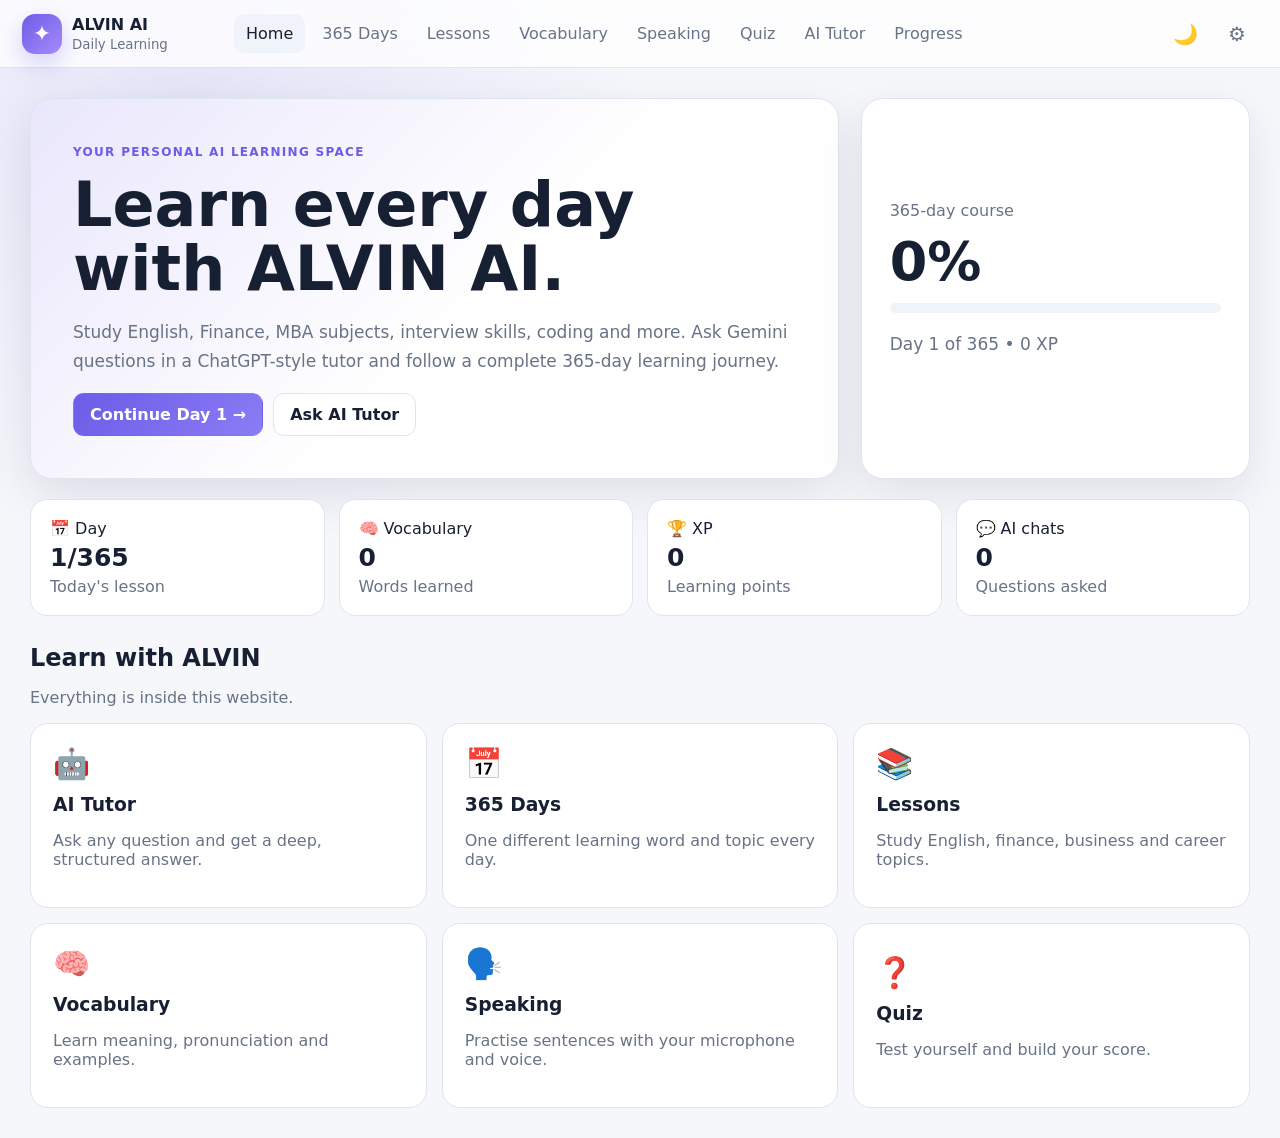
<file: index.html>
<!DOCTYPE html>
<html lang="en">
<head>
  <meta charset="UTF-8">
  <meta name="viewport" content="width=device-width, initial-scale=1.0">
  <meta name="theme-color" content="#0b1020">
  <title>ALVIN AI — Daily Learning</title>
  <link rel="stylesheet" href="style.css">
</head>
<body>
  <div id="app"></div>

  <div id="toast" class="toast"></div>

  <div id="settingsModal" class="modal hidden">
    <div class="modal-card">
      <button class="modal-close" id="closeSettings">×</button>
      <div class="modal-title">
        <div class="logo small">✦</div>
        <div>
          <h2>Gemini AI Settings</h2>
          <p>Connect your own Gemini API key.</p>
        </div>
      </div>

      <div class="warning">
        <strong>Important:</strong> Do not paste a private or company API key into a public GitHub repository.
        This static GitHub Pages version stores the key only in this browser's local storage. For a public app,
        use a server-side secret instead.
      </div>

      <label for="apiKey">Gemini API key</label>
      <div class="key-row">
        <input id="apiKey" type="password" placeholder="Paste your Gemini API key">
        <button class="icon-btn" id="toggleKey">Show</button>
      </div>

      <label for="modelSelect">Gemini model</label>
      <select id="modelSelect">
        <option value="gemini-3.7-flash">Gemini 3.7 Flash</option>
        <option value="gemini-3.6-flash">Gemini 3.6 Flash</option>
        <option value="gemini-3.5-flash">Gemini 3.5 Flash</option>
      </select>

      <label class="check-row">
        <input id="webSearch" type="checkbox">
        <span><strong>Google Search grounding</strong><small>Use current web information when supported by your API account.</small></span>
      </label>

      <div class="settings-actions">
        <button class="btn ghost" id="removeKey">Remove key</button>
        <button class="btn primary" id="saveSettings">Save & Test</button>
      </div>
      <p class="settings-status" id="settingsStatus"></p>
    </div>
  </div>

  <script src="script.js"></script>
</body>
</html>
</file>
<file: style.css>
*{box-sizing:border-box}
:root{
  --bg:#f5f7fb;--panel:#fff;--panel2:#f0f3f9;--text:#172033;--muted:#687386;
  --line:#dfe5ef;--primary:#6c5ce7;--primary2:#8b7cf6;--shadow:0 16px 45px rgba(28,36,58,.10);
  --user:#e9e5ff;--ai:#fff;--danger:#d64545;--good:#1f9d68
}
*{scrollbar-width:thin}
body.dark{
  --bg:#080c16;--panel:#111827;--panel2:#182133;--text:#f4f7ff;--muted:#9da8bb;
  --line:#273247;--user:#30265d;--ai:#111827;--shadow:0 18px 55px rgba(0,0,0,.30)
}
body{margin:0;background:radial-gradient(circle at 15% 10%,rgba(108,92,231,.12),transparent 30%),var(--bg);color:var(--text);font-family:Inter,system-ui,-apple-system,Segoe UI,Roboto,Arial,sans-serif}
button,input,textarea,select{font:inherit}
button{cursor:pointer}
.app-shell{min-height:100vh}
.topbar{height:68px;display:flex;align-items:center;gap:22px;padding:0 22px;border-bottom:1px solid var(--line);background:rgba(255,255,255,.78);backdrop-filter:blur(18px);position:sticky;top:0;z-index:20}
body.dark .topbar{background:rgba(8,12,22,.78)}
.brand{display:flex;align-items:center;gap:10px;min-width:190px}
.logo{width:40px;height:40px;border-radius:13px;display:grid;place-items:center;background:linear-gradient(135deg,var(--primary),#a78bfa);color:white;font-size:22px;box-shadow:0 9px 25px rgba(108,92,231,.28)}
.logo.small{width:38px;height:38px}
.brand strong{display:block;font-size:16px}.brand small{color:var(--muted)}
.nav{display:flex;gap:5px;flex:1;overflow:auto}
.nav button,.top-action{border:0;background:transparent;color:var(--muted);padding:10px 12px;border-radius:10px;white-space:nowrap}
.nav button:hover,.nav button.active,.top-action:hover{background:var(--panel2);color:var(--text)}
.top-actions{display:flex;gap:6px}
.top-action{font-size:20px}
.layout{display:flex;min-height:calc(100vh - 68px)}
.sidebar{width:245px;border-right:1px solid var(--line);padding:20px 14px;background:rgba(255,255,255,.35)}
body.dark .sidebar{background:rgba(0,0,0,.08)}
.side-label{font-size:11px;font-weight:800;letter-spacing:1.2px;color:var(--muted);margin:18px 10px 8px}
.side-btn{width:100%;border:0;background:transparent;color:var(--muted);padding:12px 13px;text-align:left;border-radius:11px;margin:2px 0}
.side-btn:hover,.side-btn.active{background:var(--panel2);color:var(--text)}
.main{flex:1;min-width:0}
.container{max-width:1300px;margin:auto;padding:30px}
.hero{display:grid;grid-template-columns:1.35fr .65fr;gap:22px;align-items:stretch}
.hero-main,.hero-card,.card{background:var(--panel);border:1px solid var(--line);box-shadow:var(--shadow);border-radius:22px}
.hero-main{padding:42px;background:linear-gradient(135deg,rgba(108,92,231,.15),transparent 55%),var(--panel)}
.eyebrow{font-size:12px;font-weight:800;letter-spacing:1.3px;color:var(--primary)}
.hero h1{font-size:clamp(32px,5vw,62px);line-height:1.03;margin:13px 0}
.hero p{color:var(--muted);font-size:17px;line-height:1.7;max-width:720px}
.hero-card{padding:28px;display:flex;flex-direction:column;justify-content:center}
.big{font-size:54px;font-weight:900;margin:10px 0}
.progress{height:10px;border-radius:99px;background:var(--panel2);overflow:hidden}
.progress i{display:block;height:100%;background:linear-gradient(90deg,var(--primary),#a78bfa);border-radius:inherit}
.row{display:flex;gap:10px;flex-wrap:wrap;align-items:center}
.btn{border:1px solid var(--line);border-radius:11px;padding:11px 16px;font-weight:750}
.btn.primary{background:linear-gradient(135deg,var(--primary),var(--primary2));color:#fff;border-color:transparent}
.btn.secondary,.btn.ghost{background:var(--panel);color:var(--text)}
.btn.danger{background:#fff0f0;color:var(--danger);border-color:#ffd1d1}
body.dark .btn.danger{background:#351c22}
.btn:disabled{opacity:.45;cursor:not-allowed}
.stats{display:grid;grid-template-columns:repeat(4,1fr);gap:14px;margin:20px 0}
.stat{padding:19px;border:1px solid var(--line);border-radius:17px;background:var(--panel)}
.stat strong{display:block;font-size:25px;margin:5px 0}.muted{color:var(--muted)}
.section{margin-top:28px}.section h2{margin-bottom:5px}
.grid{display:grid;grid-template-columns:repeat(3,1fr);gap:15px}
.feature{padding:22px;text-align:left;border:1px solid var(--line);background:var(--panel);border-radius:18px;color:var(--text)}
.feature:hover{transform:translateY(-2px);box-shadow:var(--shadow)}
.feature .ico{font-size:30px;margin-bottom:13px}.feature h3{margin:0 0 7px}
.card{padding:22px}
.lesson-grid{display:grid;grid-template-columns:1.6fr .7fr;gap:18px}
.word-card{max-width:850px}.word{font-size:52px;font-weight:900;margin:5px 0}.phonetic{color:var(--primary);font-weight:700}
.example{padding:15px;border-left:4px solid var(--primary);background:var(--panel2);border-radius:9px;margin:16px 0}
.day-grid{display:grid;grid-template-columns:repeat(10,1fr);gap:7px}
.day{padding:9px 4px;border:1px solid var(--line);border-radius:9px;background:var(--panel);color:var(--text)}
.day.active{background:var(--primary);color:white}.day.done{border-color:var(--good)}
.ai-layout{display:grid;grid-template-columns:235px minmax(0,1fr);height:calc(100vh - 68px)}
.ai-side{border-right:1px solid var(--line);padding:14px;background:var(--panel)}
.ai-side .side-btn{font-size:13px}
.ai-main{min-width:0;display:flex;flex-direction:column;background:var(--bg)}
.ai-head{display:flex;justify-content:space-between;align-items:center;padding:16px 22px;border-bottom:1px solid var(--line);background:var(--panel)}
.ai-head h1{font-size:20px;margin:0}.status{font-size:12px;color:var(--muted)}
.status.online{color:var(--good)}
.chat{flex:1;overflow:auto;padding:24px;max-width:1000px;width:100%;margin:auto}
.empty{text-align:center;padding:8vh 20px}.empty .logo{margin:auto;width:64px;height:64px;font-size:30px}
.starters{display:grid;grid-template-columns:repeat(2,1fr);gap:10px;margin-top:24px}
.starter{padding:15px;text-align:left;border:1px solid var(--line);border-radius:15px;background:var(--panel);color:var(--text)}
.starter strong{display:block;margin-bottom:4px}
.message{display:flex;gap:12px;margin:0 auto 22px;max-width:900px}
.message.user{justify-content:flex-end}.avatar{width:34px;height:34px;flex:0 0 34px;border-radius:50%;display:grid;place-items:center;background:var(--panel2);font-size:13px;font-weight:800}
.message.user .avatar{order:2;background:var(--primary);color:#fff}
.bubble{max-width:82%;padding:15px 17px;border:1px solid var(--line);border-radius:17px;background:var(--ai);line-height:1.65;overflow-wrap:anywhere}
.message.user .bubble{background:var(--user)}
.bubble h2,.bubble h3{margin:12px 0 5px}.bubble p{margin:7px 0}.bubble ul{padding-left:22px}.bubble pre{background:#0a0e17;color:#f5f7ff;padding:14px;border-radius:12px;overflow:auto}
.composer-wrap{border-top:1px solid var(--line);background:var(--panel);padding:13px 20px}
.mode-row{display:flex;gap:7px;max-width:1000px;margin:0 auto 9px;overflow:auto}
.mode{border:1px solid var(--line);background:var(--panel2);color:var(--muted);border-radius:999px;padding:7px 11px;white-space:nowrap}
.mode.active{background:var(--primary);color:#fff;border-color:var(--primary)}
.composer{max-width:1000px;margin:auto;display:flex;gap:8px;align-items:flex-end}
.composer textarea{flex:1;resize:none;min-height:48px;max-height:150px;border:1px solid var(--line);background:var(--panel2);color:var(--text);border-radius:15px;padding:13px 14px;outline:none}
.circle{width:48px;height:48px;border-radius:50%;border:1px solid var(--line);background:var(--panel2);color:var(--text)}
.circle.send{background:var(--primary);color:#fff;border-color:var(--primary)}
.attach{display:none}
.note{max-width:1000px;margin:7px auto 0;font-size:11px;color:var(--muted)}
.quiz-options{display:grid;gap:10px}.quiz-option{padding:13px;text-align:left;border:1px solid var(--line);border-radius:12px;background:var(--panel);color:var(--text)}
.quiz-option.correct{border-color:#31a66f;background:#eaf9f2}.quiz-option.wrong{border-color:#dc6060;background:#fff0f0}
body.dark .quiz-option.correct{background:#163126}.body.dark .quiz-option.wrong{background:#351c22}
.table{width:100%;border-collapse:collapse}.table th,.table td{border:1px solid var(--line);padding:10px;text-align:left}
.modal{position:fixed;inset:0;background:rgba(0,0,0,.62);display:grid;place-items:center;padding:18px;z-index:100}
.modal.hidden{display:none}.modal-card{width:min(650px,100%);background:var(--panel);border:1px solid var(--line);border-radius:22px;padding:25px;position:relative;box-shadow:0 30px 100px rgba(0,0,0,.35)}
.modal-close{position:absolute;right:14px;top:12px;border:0;background:transparent;color:var(--muted);font-size:28px}
.modal-title{display:flex;gap:12px;align-items:center}.modal-title h2{margin:0}.modal-title p{margin:3px 0;color:var(--muted)}
.modal-card label:not(.check-row){display:block;font-weight:750;margin:17px 0 7px}
.modal-card input,.modal-card select{width:100%;border:1px solid var(--line);background:var(--panel2);color:var(--text);padding:12px;border-radius:11px;outline:none}
.key-row{display:flex;gap:7px}.key-row input{flex:1}.icon-btn{border:1px solid var(--line);background:var(--panel2);color:var(--text);border-radius:11px;padding:0 14px}
.warning{padding:12px;border-radius:12px;background:#fff6df;color:#705315;font-size:13px;line-height:1.5;margin:16px 0}
body.dark .warning{background:#332b18;color:#e8d48c}
.check-row{display:flex!important;gap:10px;align-items:flex-start;margin-top:16px!important}.check-row input{width:auto!important;margin-top:4px}.check-row small{display:block;color:var(--muted);font-weight:400;margin-top:3px}
.settings-actions{display:flex;justify-content:space-between;gap:8px;margin-top:20px}.settings-status{min-height:20px;color:var(--muted)}
.toast{position:fixed;left:50%;bottom:22px;transform:translate(-50%,20px);opacity:0;pointer-events:none;background:#151b2b;color:white;padding:12px 17px;border-radius:11px;z-index:200;transition:.25s}.toast.show{opacity:1;transform:translate(-50%,0)}
.loading{display:inline-flex;gap:4px;align-items:center}.dot{width:7px;height:7px;background:var(--primary);border-radius:50%;animation:bounce .8s infinite alternate}.dot:nth-child(2){animation-delay:.2s}.dot:nth-child(3){animation-delay:.4s}
@keyframes bounce{to{transform:translateY(-5px);opacity:.45}}
@media(max-width:1000px){.sidebar{display:none}.grid{grid-template-columns:repeat(2,1fr)}.stats{grid-template-columns:repeat(2,1fr)}.hero{grid-template-columns:1fr}.lesson-grid{grid-template-columns:1fr}.ai-layout{grid-template-columns:1fr}.ai-side{display:none}.day-grid{grid-template-columns:repeat(7,1fr)}}
@media(max-width:650px){.topbar{padding:0 10px;gap:8px}.brand{min-width:auto}.brand div{display:none}.nav{display:none}.container{padding:16px}.hero-main{padding:27px}.grid,.stats,.starters{grid-template-columns:1fr}.chat{padding:15px}.bubble{max-width:90%}.composer-wrap{padding:10px}.day-grid{grid-template-columns:repeat(5,1fr)}.big{font-size:42px}}
</file>
